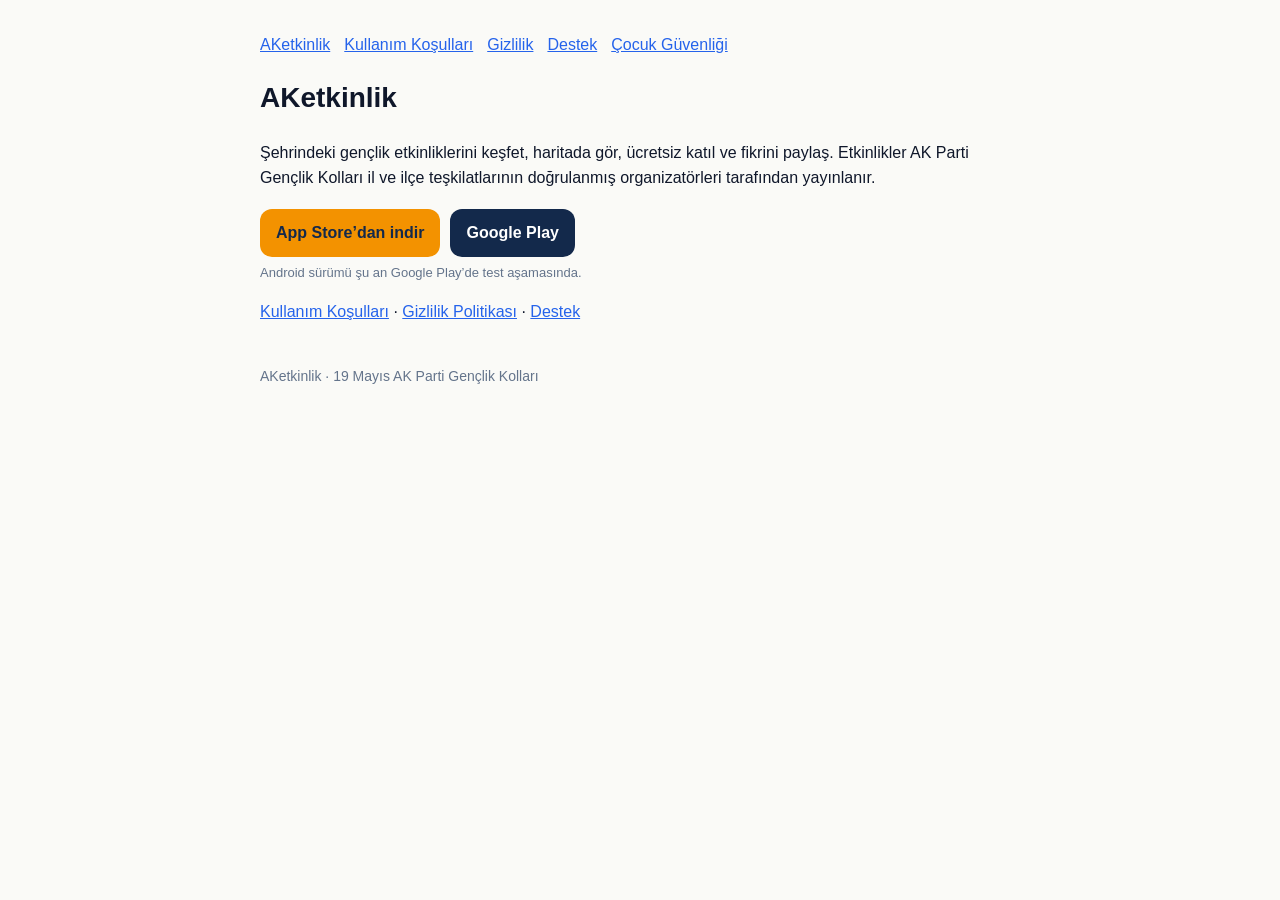
<file: index.html>
<!doctype html><html lang="tr"><head><meta charset="utf-8"><meta name="viewport" content="width=device-width,initial-scale=1"><link rel="stylesheet" href="style.css"><title>AKetkinlik</title></head><body><nav><a href="index.html">AKetkinlik</a><a href="kosullar.html">Kullanım Koşulları</a><a href="gizlilik.html">Gizlilik</a><a href="destek.html">Destek</a><a href="cocuk-guvenligi.html">Çocuk Güvenliği</a></nav><h1>AKetkinlik</h1><p>Şehrindeki gençlik etkinliklerini keşfet, haritada gör, ücretsiz katıl ve fikrini paylaş. Etkinlikler AK Parti Gençlik Kolları il ve ilçe teşkilatlarının doğrulanmış organizatörleri tarafından yayınlanır.</p><p class="get"><a class="store" href="https://apps.apple.com/tr/app/id6825077803">App Store’dan indir</a> <a class="store" href="https://play.google.com/store/apps/details?id=com.aketkinlik.app">Google Play</a></p><p class="small-note">Android sürümü şu an Google Play’de test aşamasında.</p><p><a href="kosullar.html">Kullanım Koşulları</a> · <a href="gizlilik.html">Gizlilik Politikası</a> · <a href="destek.html">Destek</a></p><footer>AKetkinlik · 19 Mayıs AK Parti Gençlik Kolları</footer></body></html>
</file>
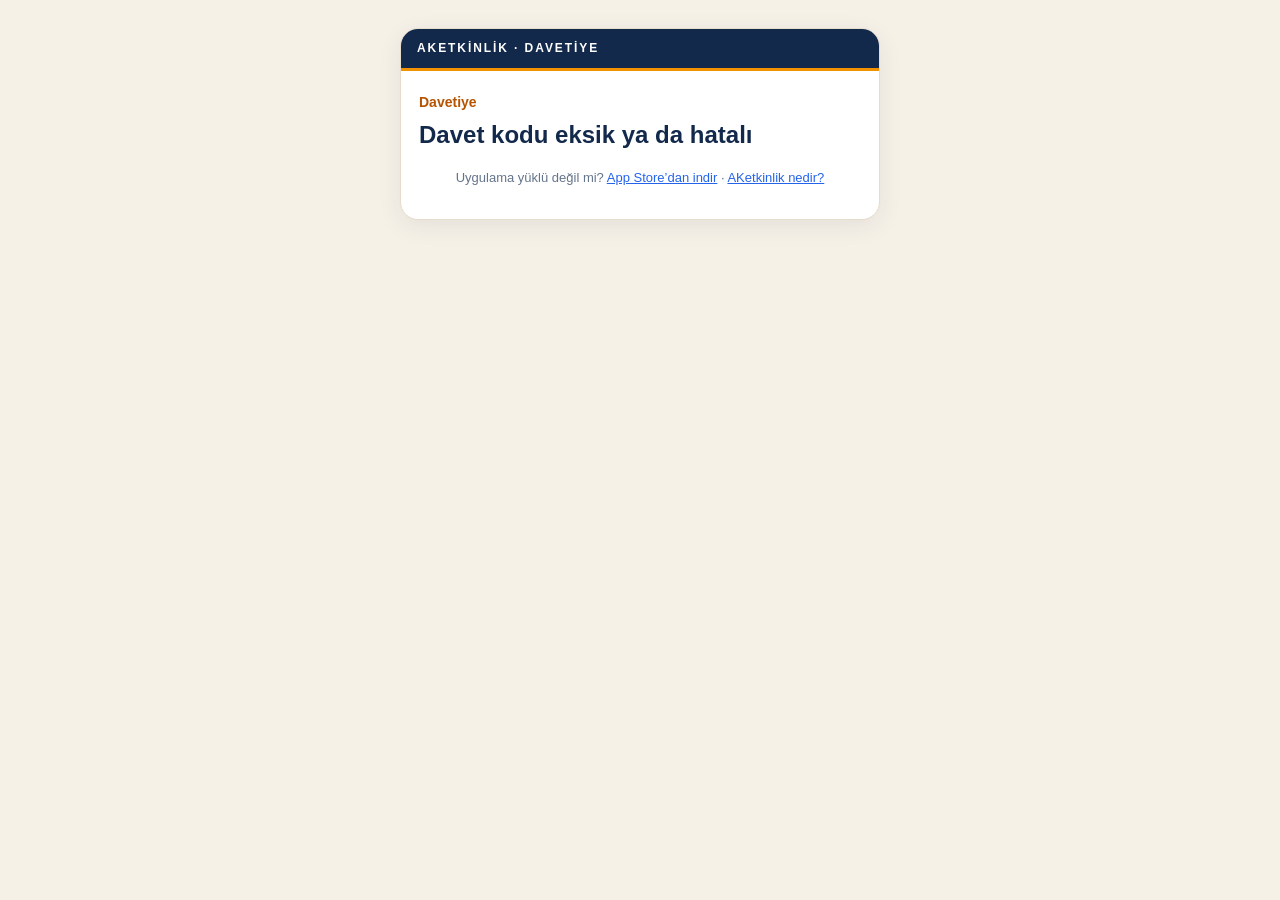
<file: davet/index.html>
<!doctype html><html lang="tr"><head><meta charset="utf-8"><meta name="viewport" content="width=device-width,initial-scale=1">
<meta name="robots" content="noindex"><meta property="og:title" content="Davetiye"><meta property="og:description" content="AKetkinlik'te aç">
<link rel="stylesheet" href="../style.css"><link rel="stylesheet" href="../ac.css"><title>Davetiye · AKetkinlik</title></head>
<body data-mode="davet" class="ac">
<main class="ticket">
  <div class="band">AKETKİNLİK · DAVETİYE</div>
  <div class="body">
    <p id="k" class="kicker">Davetiye</p>
    <h1 id="t">AKetkinlik’te aç</h1>
    <ul id="m" class="meta"></ul>
    <a id="open" class="btn" href="#">Uygulamada aç</a>
    <div id="codebox" class="codebox" style="display:none">Uygulama açılmazsa: <b>Etkinliklerim › Davet kodu</b><span id="code" class="code"></span></div>
    <p class="small">Uygulama yüklü değil mi? <span id="stores"><a href="https://apps.apple.com/tr/app/id6825077803">App Store’dan indir</a></span> · <a href="../index.html">AKetkinlik nedir?</a></p>
  </div>
</main>
<script src="../ac.js"></script>
</body></html>
</file>
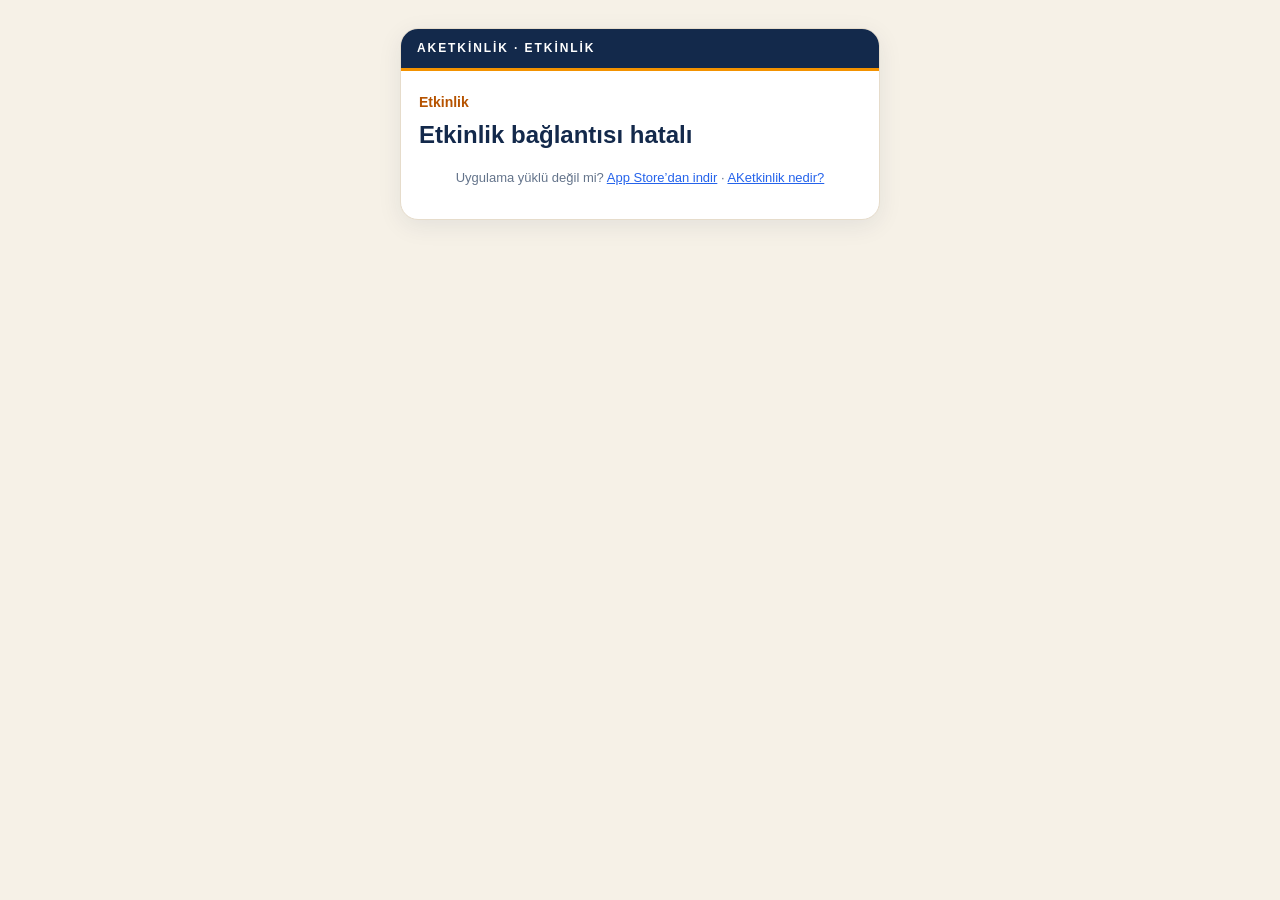
<file: etkinlik/index.html>
<!doctype html><html lang="tr"><head><meta charset="utf-8"><meta name="viewport" content="width=device-width,initial-scale=1">
<meta name="robots" content="noindex"><meta property="og:title" content="Etkinlik"><meta property="og:description" content="AKetkinlik'te aç">
<link rel="stylesheet" href="../style.css"><link rel="stylesheet" href="../ac.css"><title>Etkinlik · AKetkinlik</title></head>
<body data-mode="etkinlik" class="ac">
<main class="ticket">
  <div class="band">AKETKİNLİK · ETKİNLİK</div>
  <div class="body">
    <p id="k" class="kicker">Etkinlik</p>
    <h1 id="t">AKetkinlik’te aç</h1>
    <ul id="m" class="meta"></ul>
    <a id="open" class="btn" href="#">Uygulamada aç</a>
    <div id="codebox" class="codebox" style="display:none">Uygulama açılmazsa: <b>Etkinliklerim › Davet kodu</b><span id="code" class="code"></span></div>
    <p class="small">Uygulama yüklü değil mi? <span id="stores"><a href="https://apps.apple.com/tr/app/id6825077803">App Store’dan indir</a></span> · <a href="../index.html">AKetkinlik nedir?</a></p>
  </div>
</main>
<script src="../ac.js"></script>
</body></html>
</file>
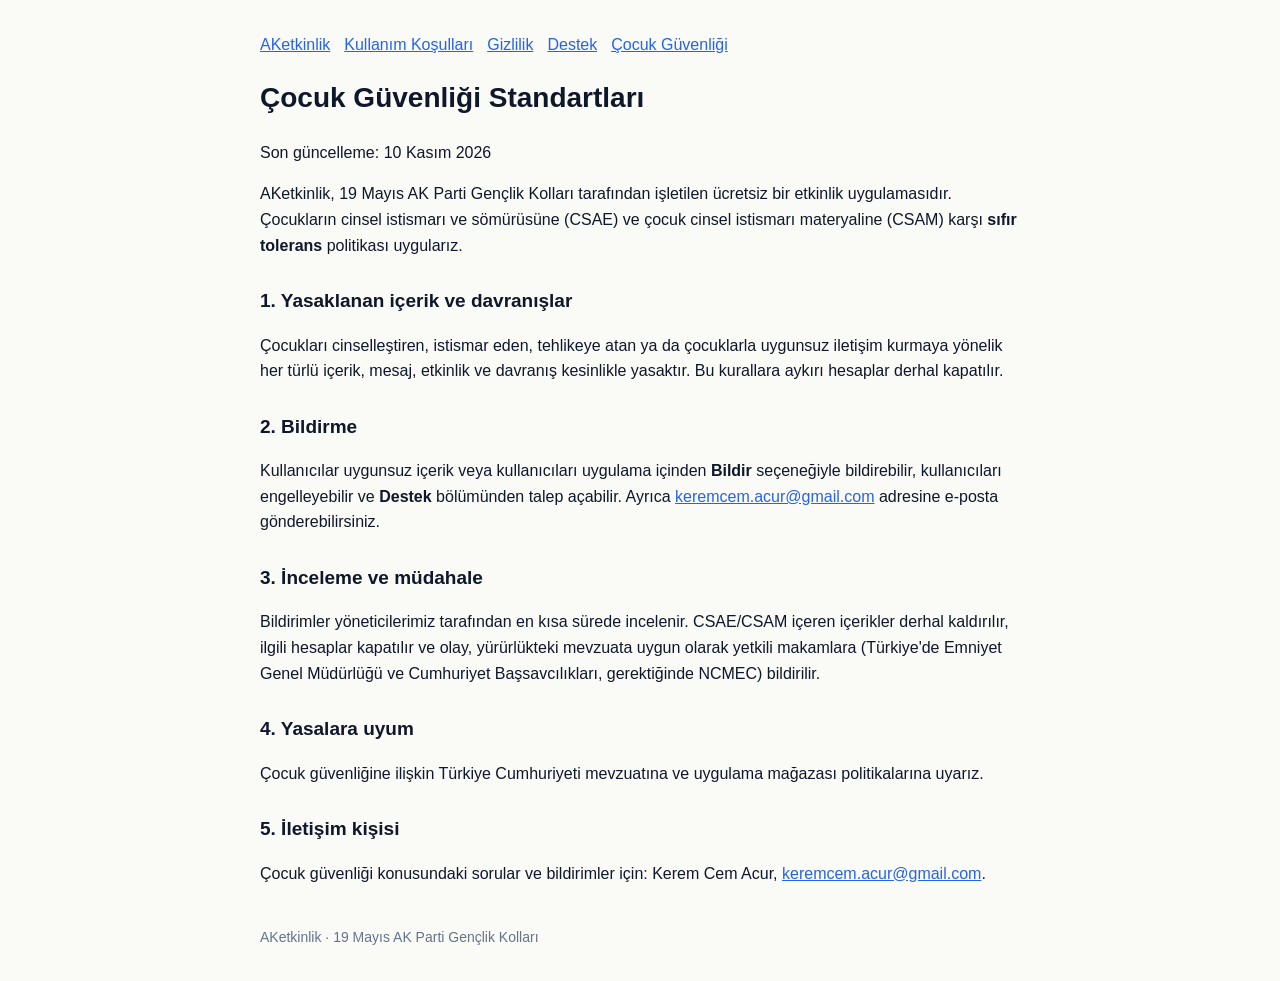
<file: cocuk-guvenligi.html>
<!doctype html><html lang="tr"><head><meta charset="utf-8"><meta name="viewport" content="width=device-width,initial-scale=1"><link rel="stylesheet" href="style.css"><title>Çocuk Güvenliği Standartları – AKetkinlik</title></head><body><nav><a href="index.html">AKetkinlik</a><a href="kosullar.html">Kullanım Koşulları</a><a href="gizlilik.html">Gizlilik</a><a href="destek.html">Destek</a><a href="cocuk-guvenligi.html">Çocuk Güvenliği</a></nav><h1>Çocuk Güvenliği Standartları</h1><p>Son güncelleme: 10 Kasım 2026</p>
<p>AKetkinlik, 19 Mayıs AK Parti Gençlik Kolları tarafından işletilen ücretsiz bir etkinlik uygulamasıdır. Çocukların cinsel istismarı ve sömürüsüne (CSAE) ve çocuk cinsel istismarı materyaline (CSAM) karşı <strong>sıfır tolerans</strong> politikası uygularız.</p>
<h2>1. Yasaklanan içerik ve davranışlar</h2><p>Çocukları cinselleştiren, istismar eden, tehlikeye atan ya da çocuklarla uygunsuz iletişim kurmaya yönelik her türlü içerik, mesaj, etkinlik ve davranış kesinlikle yasaktır. Bu kurallara aykırı hesaplar derhal kapatılır.</p>
<h2>2. Bildirme</h2><p>Kullanıcılar uygunsuz içerik veya kullanıcıları uygulama içinden <strong>Bildir</strong> seçeneğiyle bildirebilir, kullanıcıları engelleyebilir ve <strong>Destek</strong> bölümünden talep açabilir. Ayrıca <a href="mailto:keremcem.acur@gmail.com">keremcem.acur@gmail.com</a> adresine e-posta gönderebilirsiniz.</p>
<h2>3. İnceleme ve müdahale</h2><p>Bildirimler yöneticilerimiz tarafından en kısa sürede incelenir. CSAE/CSAM içeren içerikler derhal kaldırılır, ilgili hesaplar kapatılır ve olay, yürürlükteki mevzuata uygun olarak yetkili makamlara (Türkiye'de Emniyet Genel Müdürlüğü ve Cumhuriyet Başsavcılıkları, gerektiğinde NCMEC) bildirilir.</p>
<h2>4. Yasalara uyum</h2><p>Çocuk güvenliğine ilişkin Türkiye Cumhuriyeti mevzuatına ve uygulama mağazası politikalarına uyarız.</p>
<h2>5. İletişim kişisi</h2><p>Çocuk güvenliği konusundaki sorular ve bildirimler için: Kerem Cem Acur, <a href="mailto:keremcem.acur@gmail.com">keremcem.acur@gmail.com</a>.</p><footer>AKetkinlik · 19 Mayıs AK Parti Gençlik Kolları</footer></body></html>
</file>
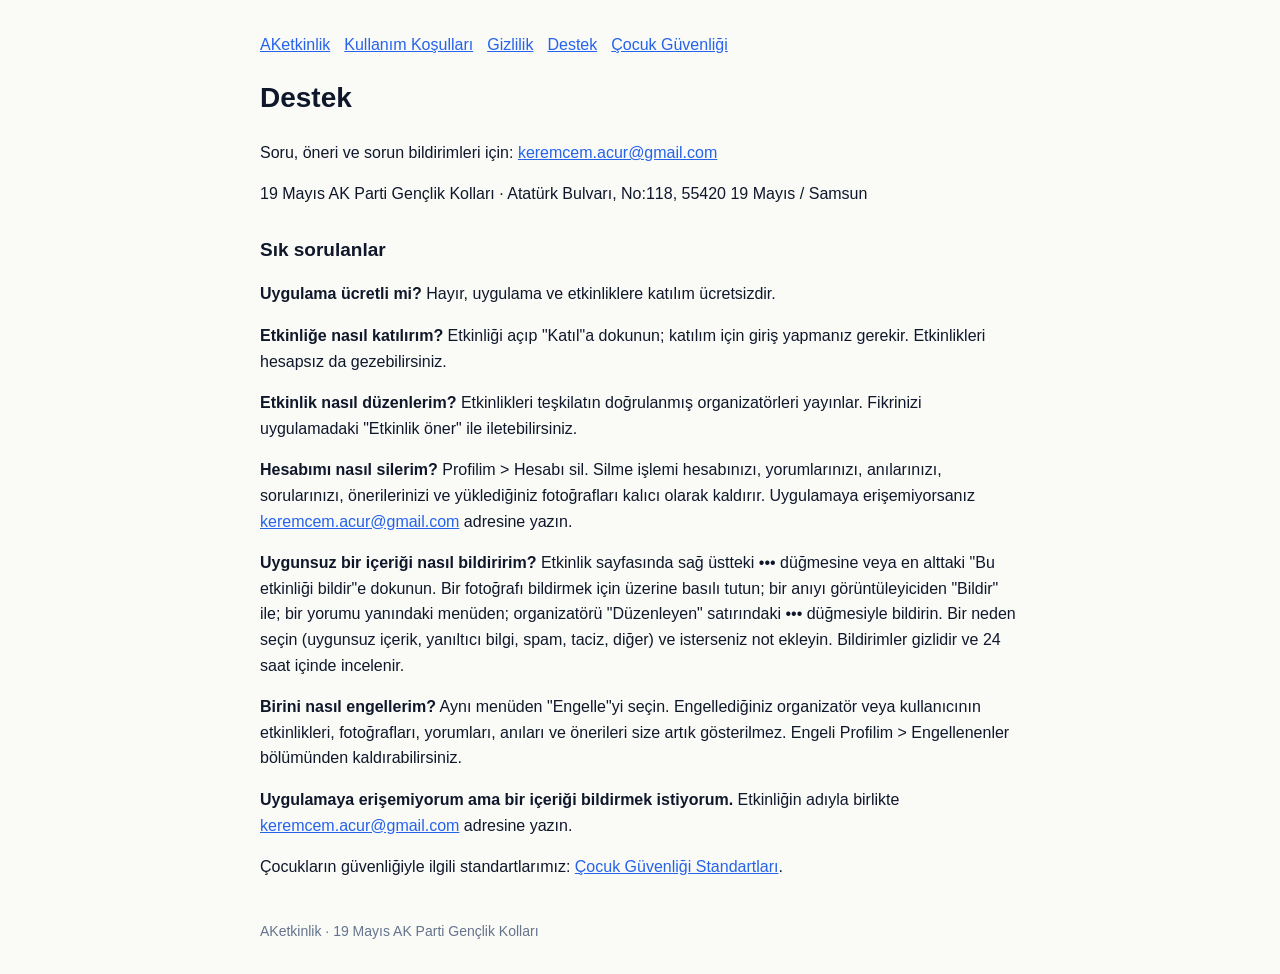
<file: destek.html>
<!doctype html><html lang="tr"><head><meta charset="utf-8"><meta name="viewport" content="width=device-width,initial-scale=1"><link rel="stylesheet" href="style.css"><title>Destek – AKetkinlik</title></head><body><nav><a href="index.html">AKetkinlik</a><a href="kosullar.html">Kullanım Koşulları</a><a href="gizlilik.html">Gizlilik</a><a href="destek.html">Destek</a><a href="cocuk-guvenligi.html">Çocuk Güvenliği</a></nav>
<h1>Destek</h1>
<p>Soru, öneri ve sorun bildirimleri için: <a href="mailto:keremcem.acur@gmail.com">keremcem.acur@gmail.com</a></p>
<p>19 Mayıs AK Parti Gençlik Kolları · Atatürk Bulvarı, No:118, 55420 19 Mayıs / Samsun</p>
<h2>Sık sorulanlar</h2>
<p><strong>Uygulama ücretli mi?</strong> Hayır, uygulama ve etkinliklere katılım ücretsizdir.</p>
<p><strong>Etkinliğe nasıl katılırım?</strong> Etkinliği açıp "Katıl"a dokunun; katılım için giriş yapmanız gerekir. Etkinlikleri hesapsız da gezebilirsiniz.</p>
<p><strong>Etkinlik nasıl düzenlerim?</strong> Etkinlikleri teşkilatın doğrulanmış organizatörleri yayınlar. Fikrinizi uygulamadaki "Etkinlik öner" ile iletebilirsiniz.</p>
<p><strong>Hesabımı nasıl silerim?</strong> Profilim &gt; Hesabı sil. Silme işlemi hesabınızı, yorumlarınızı, anılarınızı, sorularınızı, önerilerinizi ve yüklediğiniz fotoğrafları kalıcı olarak kaldırır. Uygulamaya erişemiyorsanız <a href="mailto:keremcem.acur@gmail.com">keremcem.acur@gmail.com</a> adresine yazın.</p>
<p><strong>Uygunsuz bir içeriği nasıl bildiririm?</strong> Etkinlik sayfasında sağ üstteki ••• düğmesine veya en alttaki "Bu etkinliği bildir"e dokunun. Bir fotoğrafı bildirmek için üzerine basılı tutun; bir anıyı görüntüleyiciden "Bildir" ile; bir yorumu yanındaki menüden; organizatörü "Düzenleyen" satırındaki ••• düğmesiyle bildirin. Bir neden seçin (uygunsuz içerik, yanıltıcı bilgi, spam, taciz, diğer) ve isterseniz not ekleyin. Bildirimler gizlidir ve 24 saat içinde incelenir.</p>
<p><strong>Birini nasıl engellerim?</strong> Aynı menüden "Engelle"yi seçin. Engellediğiniz organizatör veya kullanıcının etkinlikleri, fotoğrafları, yorumları, anıları ve önerileri size artık gösterilmez. Engeli Profilim &gt; Engellenenler bölümünden kaldırabilirsiniz.</p>
<p><strong>Uygulamaya erişemiyorum ama bir içeriği bildirmek istiyorum.</strong> Etkinliğin adıyla birlikte <a href="mailto:keremcem.acur@gmail.com">keremcem.acur@gmail.com</a> adresine yazın.</p>
<p>Çocukların güvenliğiyle ilgili standartlarımız: <a href="cocuk-guvenligi.html">Çocuk Güvenliği Standartları</a>.</p>
<footer>AKetkinlik · 19 Mayıs AK Parti Gençlik Kolları</footer></body></html>
</file>
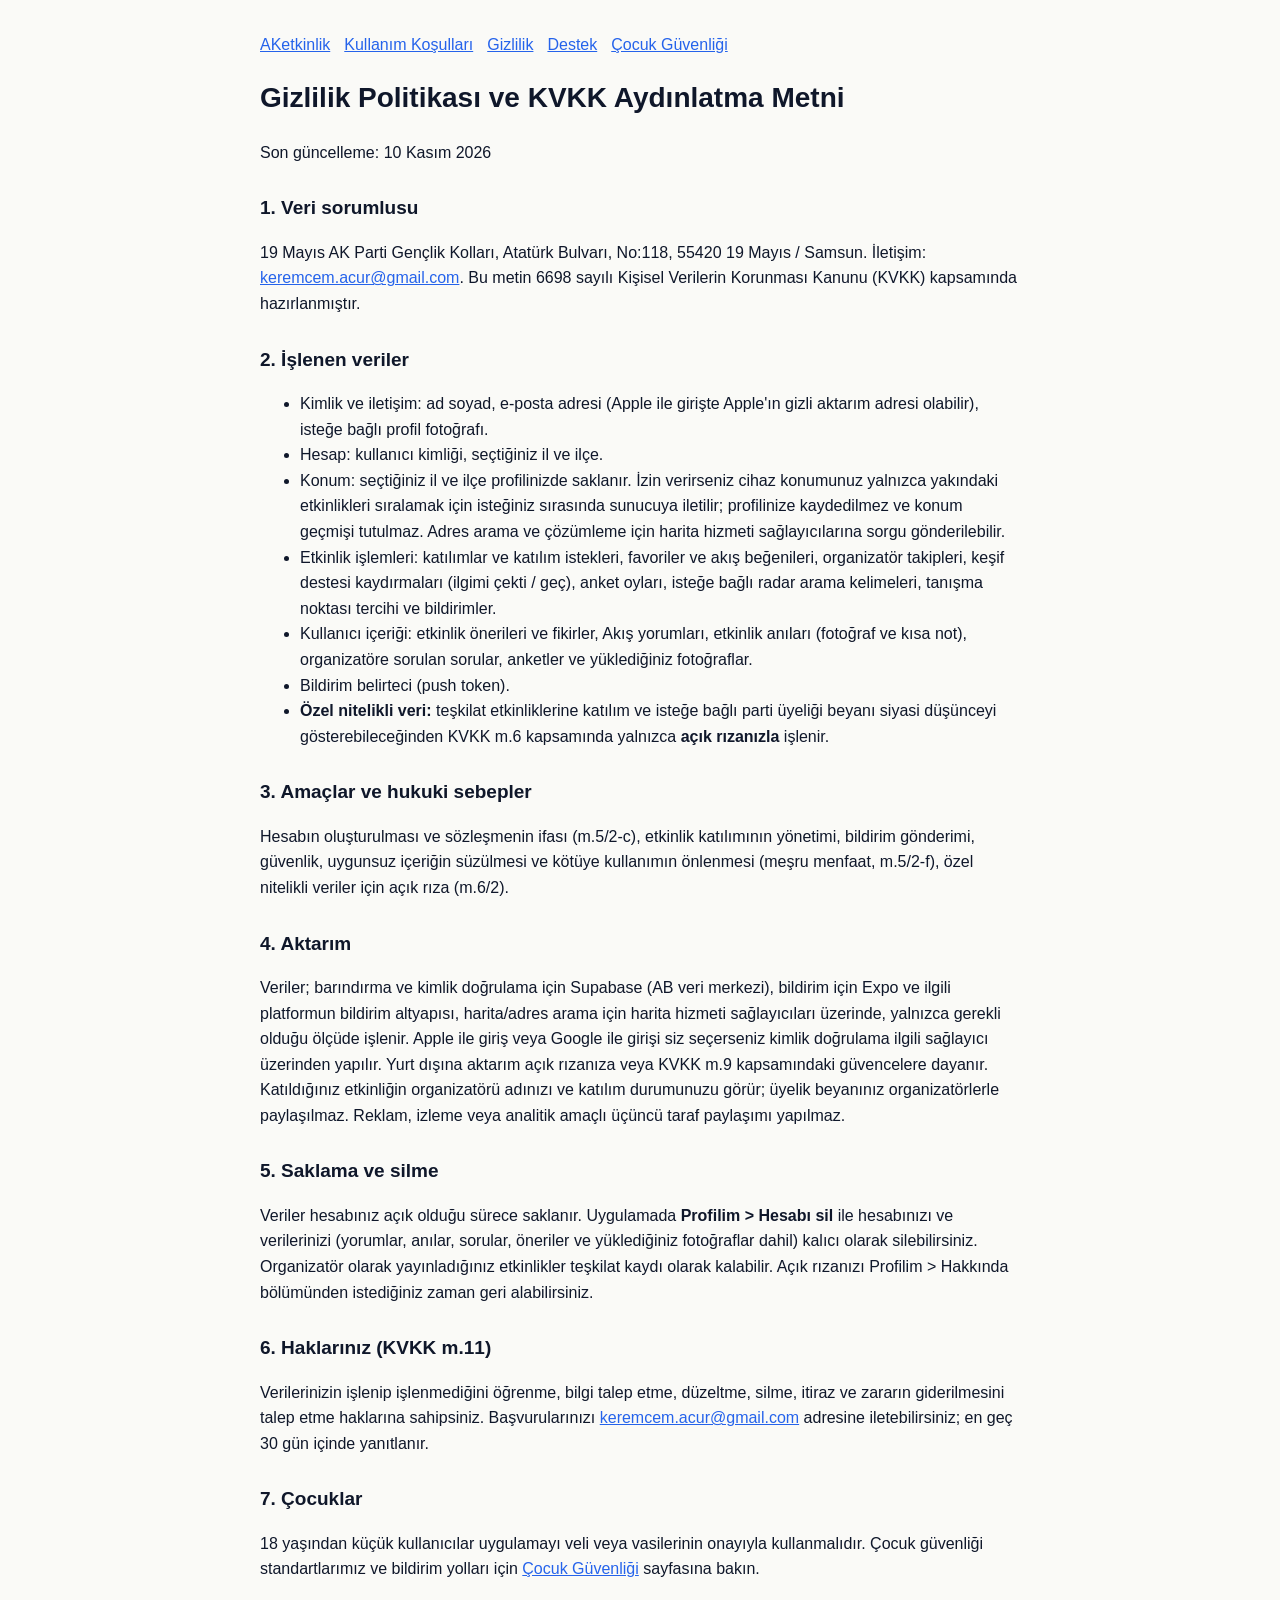
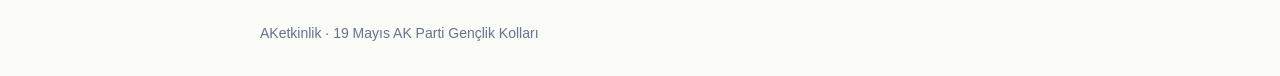
<file: gizlilik.html>
<!doctype html><html lang="tr"><head><meta charset="utf-8"><meta name="viewport" content="width=device-width,initial-scale=1"><link rel="stylesheet" href="style.css"><title>Gizlilik Politikası – AKetkinlik</title></head><body><nav><a href="index.html">AKetkinlik</a><a href="kosullar.html">Kullanım Koşulları</a><a href="gizlilik.html">Gizlilik</a><a href="destek.html">Destek</a><a href="cocuk-guvenligi.html">Çocuk Güvenliği</a></nav><h1>Gizlilik Politikası ve KVKK Aydınlatma Metni</h1><p>Son güncelleme: 10 Kasım 2026</p>
<h2>1. Veri sorumlusu</h2><p>19 Mayıs AK Parti Gençlik Kolları, Atatürk Bulvarı, No:118, 55420 19 Mayıs / Samsun. İletişim: <a href="mailto:keremcem.acur@gmail.com">keremcem.acur@gmail.com</a>. Bu metin 6698 sayılı Kişisel Verilerin Korunması Kanunu (KVKK) kapsamında hazırlanmıştır.</p>
<h2>2. İşlenen veriler</h2><ul>
<li>Kimlik ve iletişim: ad soyad, e-posta adresi (Apple ile girişte Apple'ın gizli aktarım adresi olabilir), isteğe bağlı profil fotoğrafı.</li>
<li>Hesap: kullanıcı kimliği, seçtiğiniz il ve ilçe.</li>
<li>Konum: seçtiğiniz il ve ilçe profilinizde saklanır. İzin verirseniz cihaz konumunuz yalnızca yakındaki etkinlikleri sıralamak için isteğiniz sırasında sunucuya iletilir; profilinize kaydedilmez ve konum geçmişi tutulmaz. Adres arama ve çözümleme için harita hizmeti sağlayıcılarına sorgu gönderilebilir.</li>
<li>Etkinlik işlemleri: katılımlar ve katılım istekleri, favoriler ve akış beğenileri, organizatör takipleri, keşif destesi kaydırmaları (ilgimi çekti / geç), anket oyları, isteğe bağlı radar arama kelimeleri, tanışma noktası tercihi ve bildirimler.</li>
<li>Kullanıcı içeriği: etkinlik önerileri ve fikirler, Akış yorumları, etkinlik anıları (fotoğraf ve kısa not), organizatöre sorulan sorular, anketler ve yüklediğiniz fotoğraflar.</li>
<li>Bildirim belirteci (push token).</li>
<li><strong>Özel nitelikli veri:</strong> teşkilat etkinliklerine katılım ve isteğe bağlı parti üyeliği beyanı siyasi düşünceyi gösterebileceğinden KVKK m.6 kapsamında yalnızca <strong>açık rızanızla</strong> işlenir.</li>
</ul>
<h2>3. Amaçlar ve hukuki sebepler</h2><p>Hesabın oluşturulması ve sözleşmenin ifası (m.5/2-c), etkinlik katılımının yönetimi, bildirim gönderimi, güvenlik, uygunsuz içeriğin süzülmesi ve kötüye kullanımın önlenmesi (meşru menfaat, m.5/2-f), özel nitelikli veriler için açık rıza (m.6/2).</p>
<h2>4. Aktarım</h2><p>Veriler; barındırma ve kimlik doğrulama için Supabase (AB veri merkezi), bildirim için Expo ve ilgili platformun bildirim altyapısı, harita/adres arama için harita hizmeti sağlayıcıları üzerinde, yalnızca gerekli olduğu ölçüde işlenir. Apple ile giriş veya Google ile girişi siz seçerseniz kimlik doğrulama ilgili sağlayıcı üzerinden yapılır. Yurt dışına aktarım açık rızanıza veya KVKK m.9 kapsamındaki güvencelere dayanır. Katıldığınız etkinliğin organizatörü adınızı ve katılım durumunuzu görür; üyelik beyanınız organizatörlerle paylaşılmaz. Reklam, izleme veya analitik amaçlı üçüncü taraf paylaşımı yapılmaz.</p>
<h2>5. Saklama ve silme</h2><p>Veriler hesabınız açık olduğu sürece saklanır. Uygulamada <strong>Profilim &gt; Hesabı sil</strong> ile hesabınızı ve verilerinizi (yorumlar, anılar, sorular, öneriler ve yüklediğiniz fotoğraflar dahil) kalıcı olarak silebilirsiniz. Organizatör olarak yayınladığınız etkinlikler teşkilat kaydı olarak kalabilir. Açık rızanızı Profilim &gt; Hakkında bölümünden istediğiniz zaman geri alabilirsiniz.</p>
<h2>6. Haklarınız (KVKK m.11)</h2><p>Verilerinizin işlenip işlenmediğini öğrenme, bilgi talep etme, düzeltme, silme, itiraz ve zararın giderilmesini talep etme haklarına sahipsiniz. Başvurularınızı <a href="mailto:keremcem.acur@gmail.com">keremcem.acur@gmail.com</a> adresine iletebilirsiniz; en geç 30 gün içinde yanıtlanır.</p>
<h2>7. Çocuklar</h2><p>18 yaşından küçük kullanıcılar uygulamayı veli veya vasilerinin onayıyla kullanmalıdır. Çocuk güvenliği standartlarımız ve bildirim yolları için <a href="cocuk-guvenligi.html">Çocuk Güvenliği</a> sayfasına bakın.</p>
<footer>AKetkinlik · 19 Mayıs AK Parti Gençlik Kolları</footer></body></html>
</file>
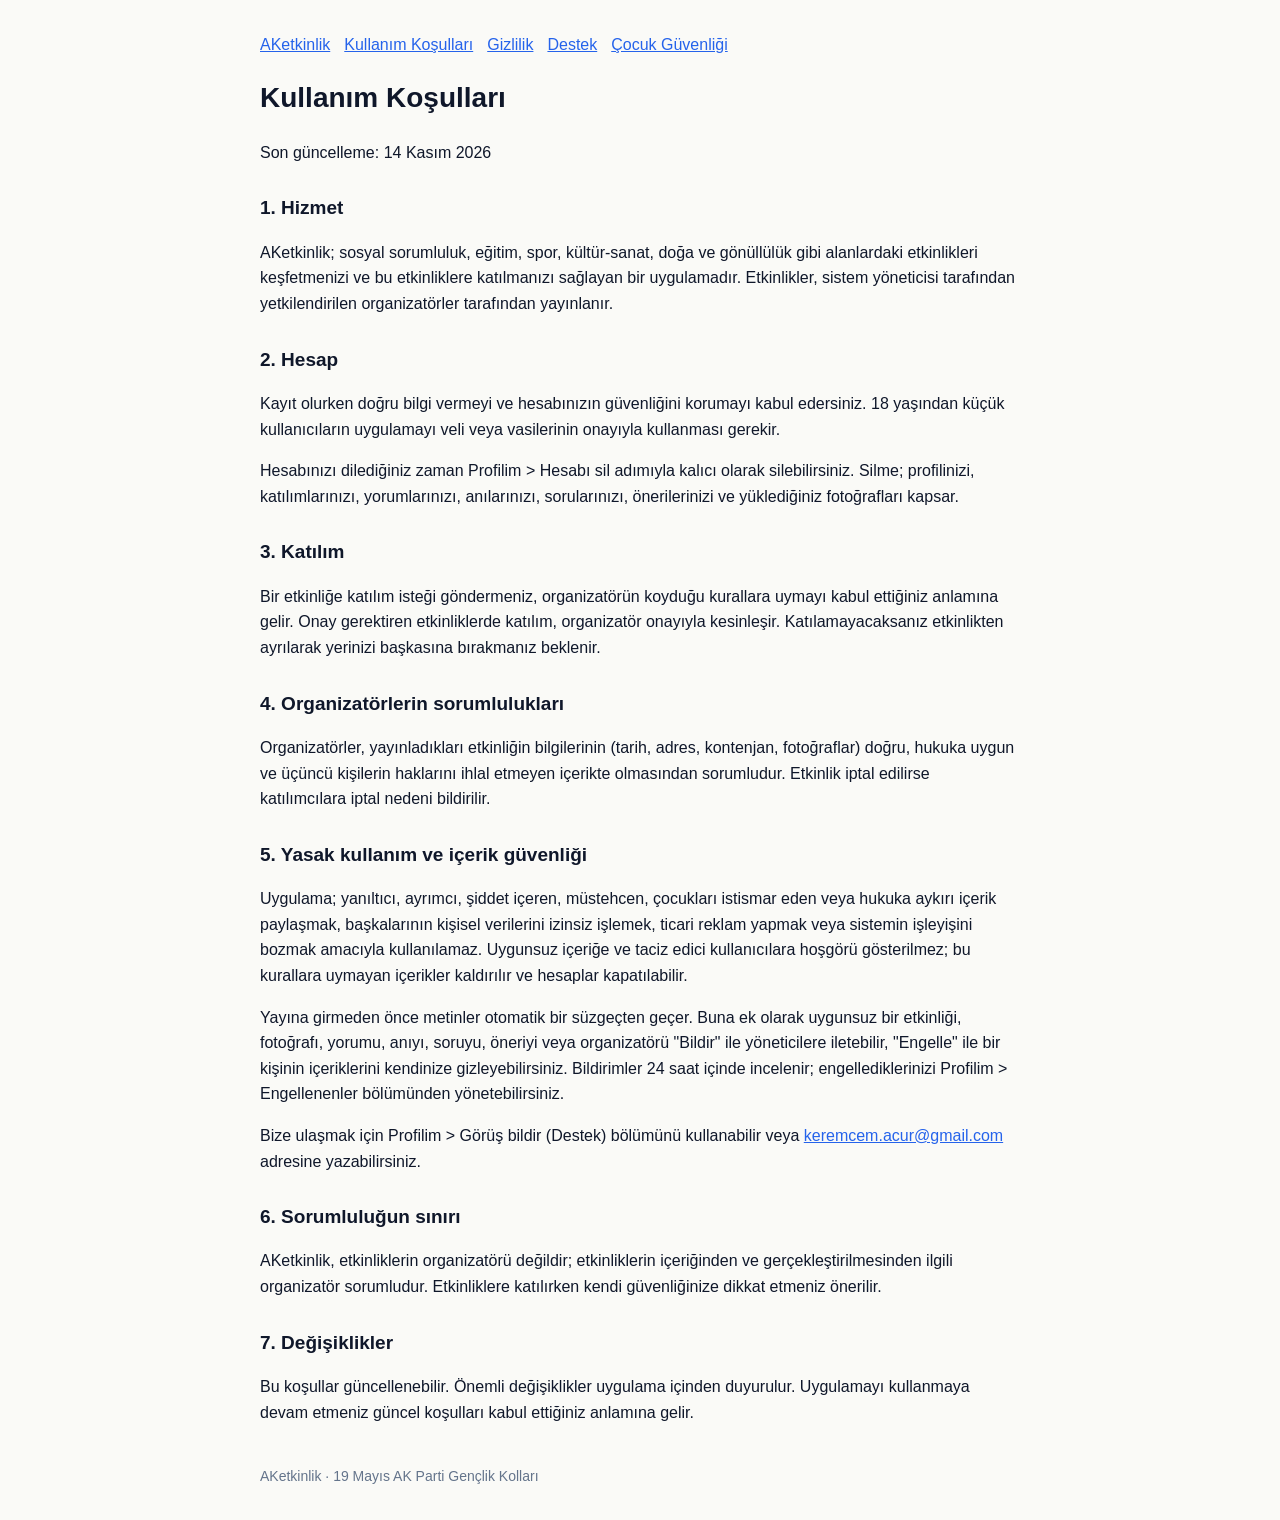
<file: kosullar.html>
<!doctype html><html lang="tr"><head><meta charset="utf-8"><meta name="viewport" content="width=device-width,initial-scale=1"><link rel="stylesheet" href="style.css"><title>Kullanım Koşulları – AKetkinlik</title></head><body><nav><a href="index.html">AKetkinlik</a><a href="kosullar.html">Kullanım Koşulları</a><a href="gizlilik.html">Gizlilik</a><a href="destek.html">Destek</a><a href="cocuk-guvenligi.html">Çocuk Güvenliği</a></nav>
<h1>Kullanım Koşulları</h1>
<p>Son güncelleme: 14 Kasım 2026</p>
<h2>1. Hizmet</h2>
<p>AKetkinlik; sosyal sorumluluk, eğitim, spor, kültür-sanat, doğa ve gönüllülük gibi alanlardaki etkinlikleri keşfetmenizi ve bu etkinliklere katılmanızı sağlayan bir uygulamadır. Etkinlikler, sistem yöneticisi tarafından yetkilendirilen organizatörler tarafından yayınlanır.</p>
<h2>2. Hesap</h2>
<p>Kayıt olurken doğru bilgi vermeyi ve hesabınızın güvenliğini korumayı kabul edersiniz. 18 yaşından küçük kullanıcıların uygulamayı veli veya vasilerinin onayıyla kullanması gerekir.</p>
<p>Hesabınızı dilediğiniz zaman Profilim &gt; Hesabı sil adımıyla kalıcı olarak silebilirsiniz. Silme; profilinizi, katılımlarınızı, yorumlarınızı, anılarınızı, sorularınızı, önerilerinizi ve yüklediğiniz fotoğrafları kapsar.</p>
<h2>3. Katılım</h2>
<p>Bir etkinliğe katılım isteği göndermeniz, organizatörün koyduğu kurallara uymayı kabul ettiğiniz anlamına gelir. Onay gerektiren etkinliklerde katılım, organizatör onayıyla kesinleşir. Katılamayacaksanız etkinlikten ayrılarak yerinizi başkasına bırakmanız beklenir.</p>
<h2>4. Organizatörlerin sorumlulukları</h2>
<p>Organizatörler, yayınladıkları etkinliğin bilgilerinin (tarih, adres, kontenjan, fotoğraflar) doğru, hukuka uygun ve üçüncü kişilerin haklarını ihlal etmeyen içerikte olmasından sorumludur. Etkinlik iptal edilirse katılımcılara iptal nedeni bildirilir.</p>
<h2>5. Yasak kullanım ve içerik güvenliği</h2>
<p>Uygulama; yanıltıcı, ayrımcı, şiddet içeren, müstehcen, çocukları istismar eden veya hukuka aykırı içerik paylaşmak, başkalarının kişisel verilerini izinsiz işlemek, ticari reklam yapmak veya sistemin işleyişini bozmak amacıyla kullanılamaz. Uygunsuz içeriğe ve taciz edici kullanıcılara hoşgörü gösterilmez; bu kurallara uymayan içerikler kaldırılır ve hesaplar kapatılabilir.</p>
<p>Yayına girmeden önce metinler otomatik bir süzgeçten geçer. Buna ek olarak uygunsuz bir etkinliği, fotoğrafı, yorumu, anıyı, soruyu, öneriyi veya organizatörü "Bildir" ile yöneticilere iletebilir, "Engelle" ile bir kişinin içeriklerini kendinize gizleyebilirsiniz. Bildirimler 24 saat içinde incelenir; engellediklerinizi Profilim &gt; Engellenenler bölümünden yönetebilirsiniz.</p>
<p>Bize ulaşmak için Profilim &gt; Görüş bildir (Destek) bölümünü kullanabilir veya <a href="mailto:keremcem.acur@gmail.com">keremcem.acur@gmail.com</a> adresine yazabilirsiniz.</p>
<h2>6. Sorumluluğun sınırı</h2>
<p>AKetkinlik, etkinliklerin organizatörü değildir; etkinliklerin içeriğinden ve gerçekleştirilmesinden ilgili organizatör sorumludur. Etkinliklere katılırken kendi güvenliğinize dikkat etmeniz önerilir.</p>
<h2>7. Değişiklikler</h2>
<p>Bu koşullar güncellenebilir. Önemli değişiklikler uygulama içinden duyurulur. Uygulamayı kullanmaya devam etmeniz güncel koşulları kabul ettiğiniz anlamına gelir.</p>
<footer>AKetkinlik · 19 Mayıs AK Parti Gençlik Kolları</footer></body></html>
</file>
<file: style.css>
body{font-family:-apple-system,BlinkMacSystemFont,"Segoe UI",Roboto,sans-serif;max-width:760px;margin:0 auto;padding:32px 20px;color:#0f172a;line-height:1.6;background:#fafaf7}
h1{font-size:28px}h2{font-size:19px;margin-top:28px}a{color:#2563eb}.ph{background:#fef3c7;padding:0 4px;border-radius:4px}
nav a{margin-right:14px}footer{margin-top:40px;color:#64748b;font-size:14px}

.get{display:flex;gap:10px;flex-wrap:wrap;margin:18px 0 6px}.store{display:inline-block;background:#13294B;color:#fff!important;text-decoration:none;font-weight:600;padding:11px 16px;border-radius:12px}.store:first-child{background:#F39200;color:#13294B!important}.small-note{font-size:13px;color:#64748b;margin:0 0 16px}
</file>
<file: ac.css>
body.ac{max-width:480px;padding:28px 16px;background:#F6F1E7}
.ticket{background:#fff;border:1px solid #e6dccb;border-radius:18px;overflow:hidden;box-shadow:0 6px 24px rgba(19,41,75,.08)}
.band{background:#13294B;color:#fff;font-weight:600;font-size:12px;letter-spacing:.16em;padding:10px 16px;border-bottom:3px solid #F39200}
.body{padding:20px 18px 18px}
.kicker{margin:0;color:#B65300;font-weight:600;font-size:14px}
.ticket h1{margin:6px 0 10px;font-size:24px;line-height:1.25;color:#13294B}
.meta{list-style:none;padding:0;margin:0 0 18px;color:#475569;font-size:15px}.meta li{padding:2px 0}
.btn{display:block;text-align:center;background:#F39200;color:#13294B;font-weight:700;text-decoration:none;padding:14px;border-radius:12px;font-size:17px}
.codebox{margin-top:14px;padding:12px;border:1.5px dashed #F39200;border-radius:12px;font-size:14px;color:#334155;text-align:center}
.code{display:block;margin-top:6px;font-size:26px;font-weight:800;letter-spacing:.3em;color:#13294B}
.small{font-size:13px;color:#64748b;margin-top:16px;text-align:center}
</file>
